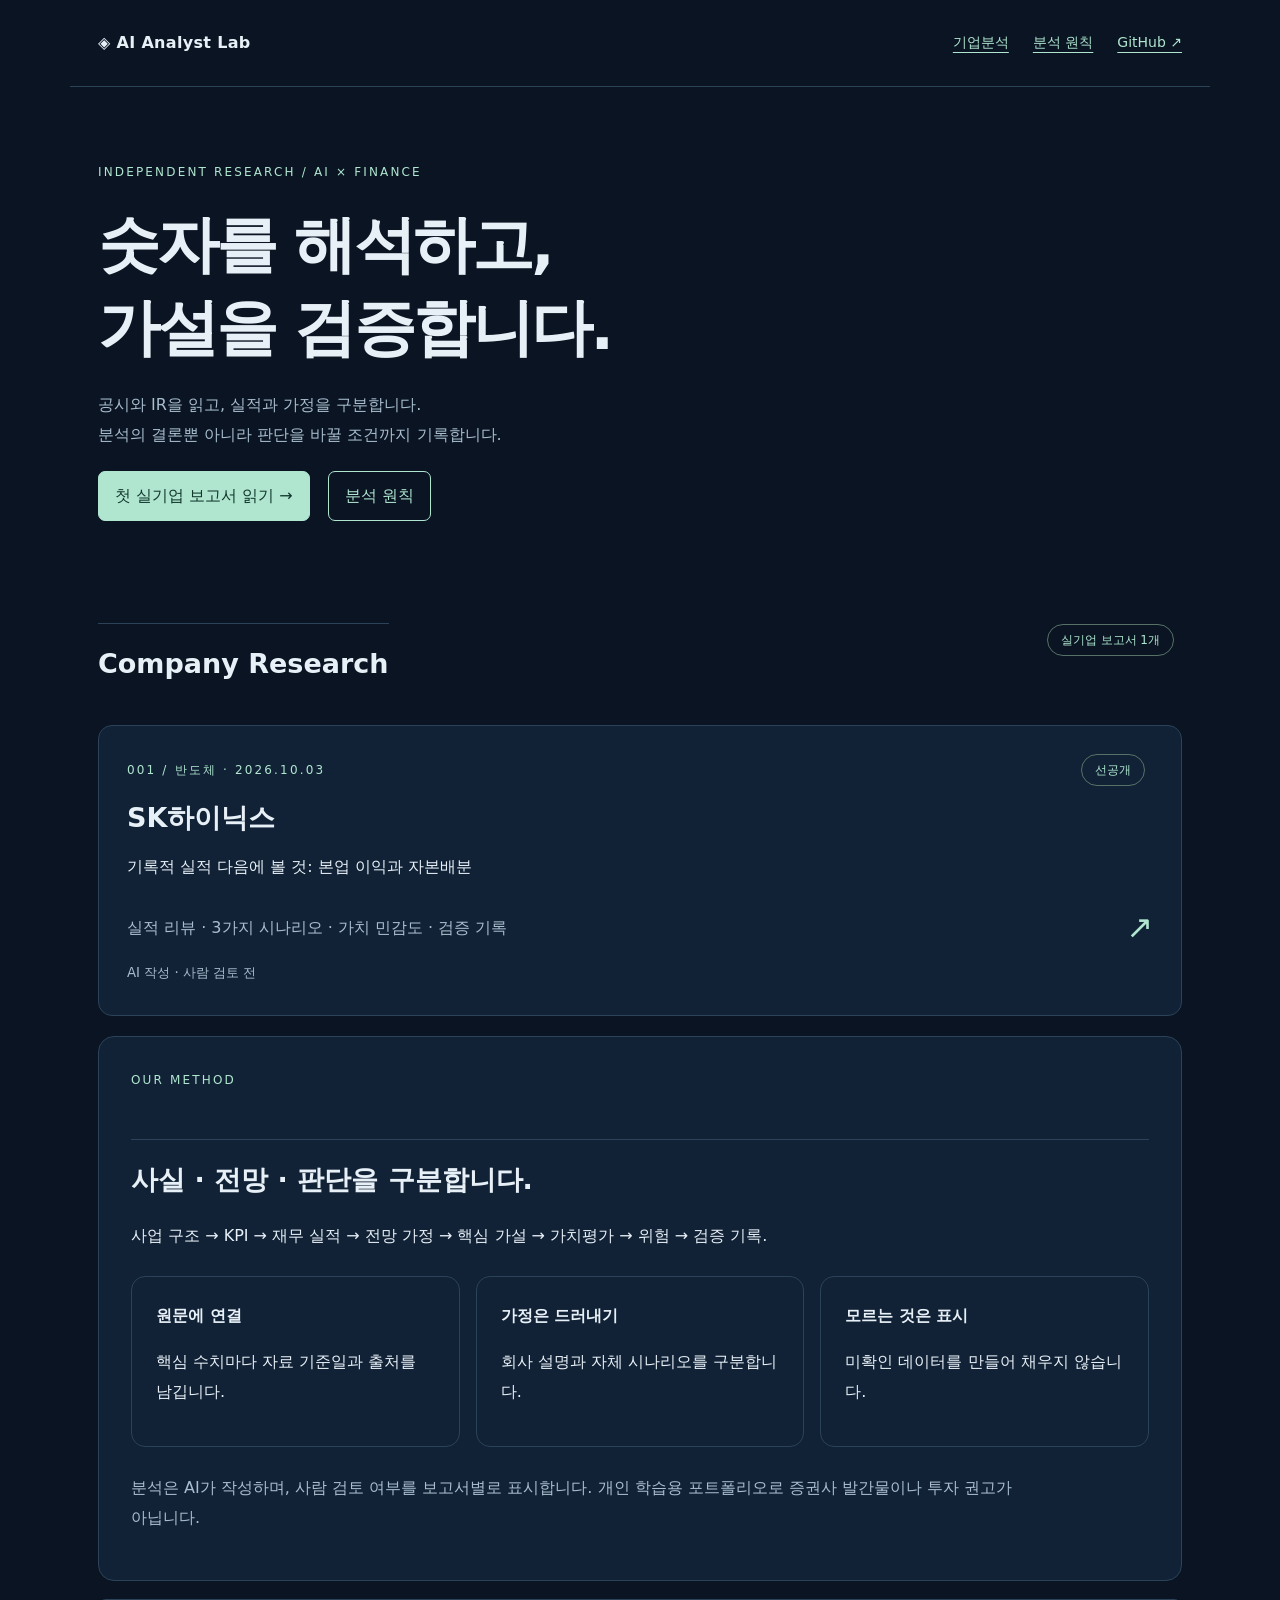
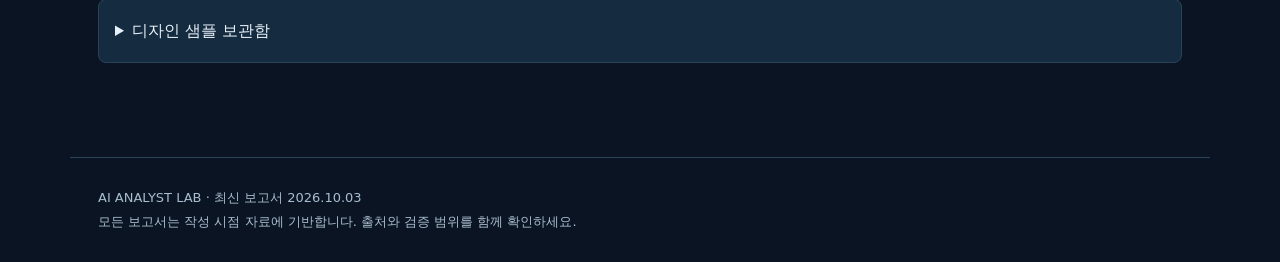
<file: index.html>
<!doctype html><html lang="ko"><head><meta charset="utf-8"><meta name="viewport" content="width=device-width,initial-scale=1"><meta name="description" content="공시에서 가설로, 가설에서 검증으로. AI Analyst Lab 기업분석 포트폴리오."><title>AI Analyst Lab — 기업분석 포트폴리오</title><link rel="stylesheet" href="assets/site.css"></head><body><a class="skip" href="#content">본문 바로가기</a><header><a class="brand" href="./">◈ AI Analyst Lab</a><nav><a href="#reports">기업분석</a><a href="#method">분석 원칙</a><a href="https://github.com/Wook321/ai-analyst-lab">GitHub ↗</a></nav></header><main id="content"><div class="hero"><div class="eyebrow">INDEPENDENT RESEARCH / AI × FINANCE</div><h1>숫자를 해석하고,<br>가설을 검증합니다.</h1><p class="muted">공시와 IR을 읽고, 실적과 가정을 구분합니다.<br>분석의 결론뿐 아니라 판단을 바꿀 조건까지 기록합니다.</p><div class="actions"><a class="button primary" href="reports/2026-10-03-sk-hynix.html">첫 실기업 보고서 읽기 →</a><a class="button" href="#method">분석 원칙</a></div></div><section id="reports"><div class="card-row"><h2>Company Research</h2><span class="tag">실기업 보고서 1개</span></div><a class="report-card" href="reports/2026-10-03-sk-hynix.html"><div class="card-row"><span class="eyebrow">001 / 반도체 · 2026.10.03</span><span class="tag">선공개</span></div><h2>SK하이닉스</h2><p>기록적 실적 다음에 볼 것: 본업 이익과 자본배분</p><div class="card-row"><span class="muted">실적 리뷰 · 3가지 시나리오 · 가치 민감도 · 검증 기록</span><span class="arrow">↗</span></div><small>AI 작성 · 사람 검토 전</small></a></section><section id="method" class="panel"><div class="eyebrow">OUR METHOD</div><h2>사실 · 전망 · 판단을 구분합니다.</h2><p>사업 구조 → KPI → 재무 실적 → 전망 가정 → 핵심 가설 → 가치평가 → 위험 → 검증 기록.</p><div class="stats"><div class="stat"><b>원문에 연결</b><p>핵심 수치마다 자료 기준일과 출처를 남깁니다.</p></div><div class="stat"><b>가정은 드러내기</b><p>회사 설명과 자체 시나리오를 구분합니다.</p></div><div class="stat"><b>모르는 것은 표시</b><p>미확인 데이터를 만들어 채우지 않습니다.</p></div></div><p class="muted">분석은 AI가 작성하며, 사람 검토 여부를 보고서별로 표시합니다. 개인 학습용 포트폴리오로 증권사 발간물이나 투자 권고가 아닙니다.</p></section><details><summary>디자인 샘플 보관함</summary><p>최초 비교용 가상 기업은 실제 기업분석과 분리해 보관합니다.</p><a href="samples/hanbit-cloud.html">한빛클라우드 — 가상 기업 샘플</a></details></main><footer>AI ANALYST LAB · 최신 보고서 2026.10.03<br>모든 보고서는 작성 시점 자료에 기반합니다. 출처와 검증 범위를 함께 확인하세요.</footer></body></html>
</file>
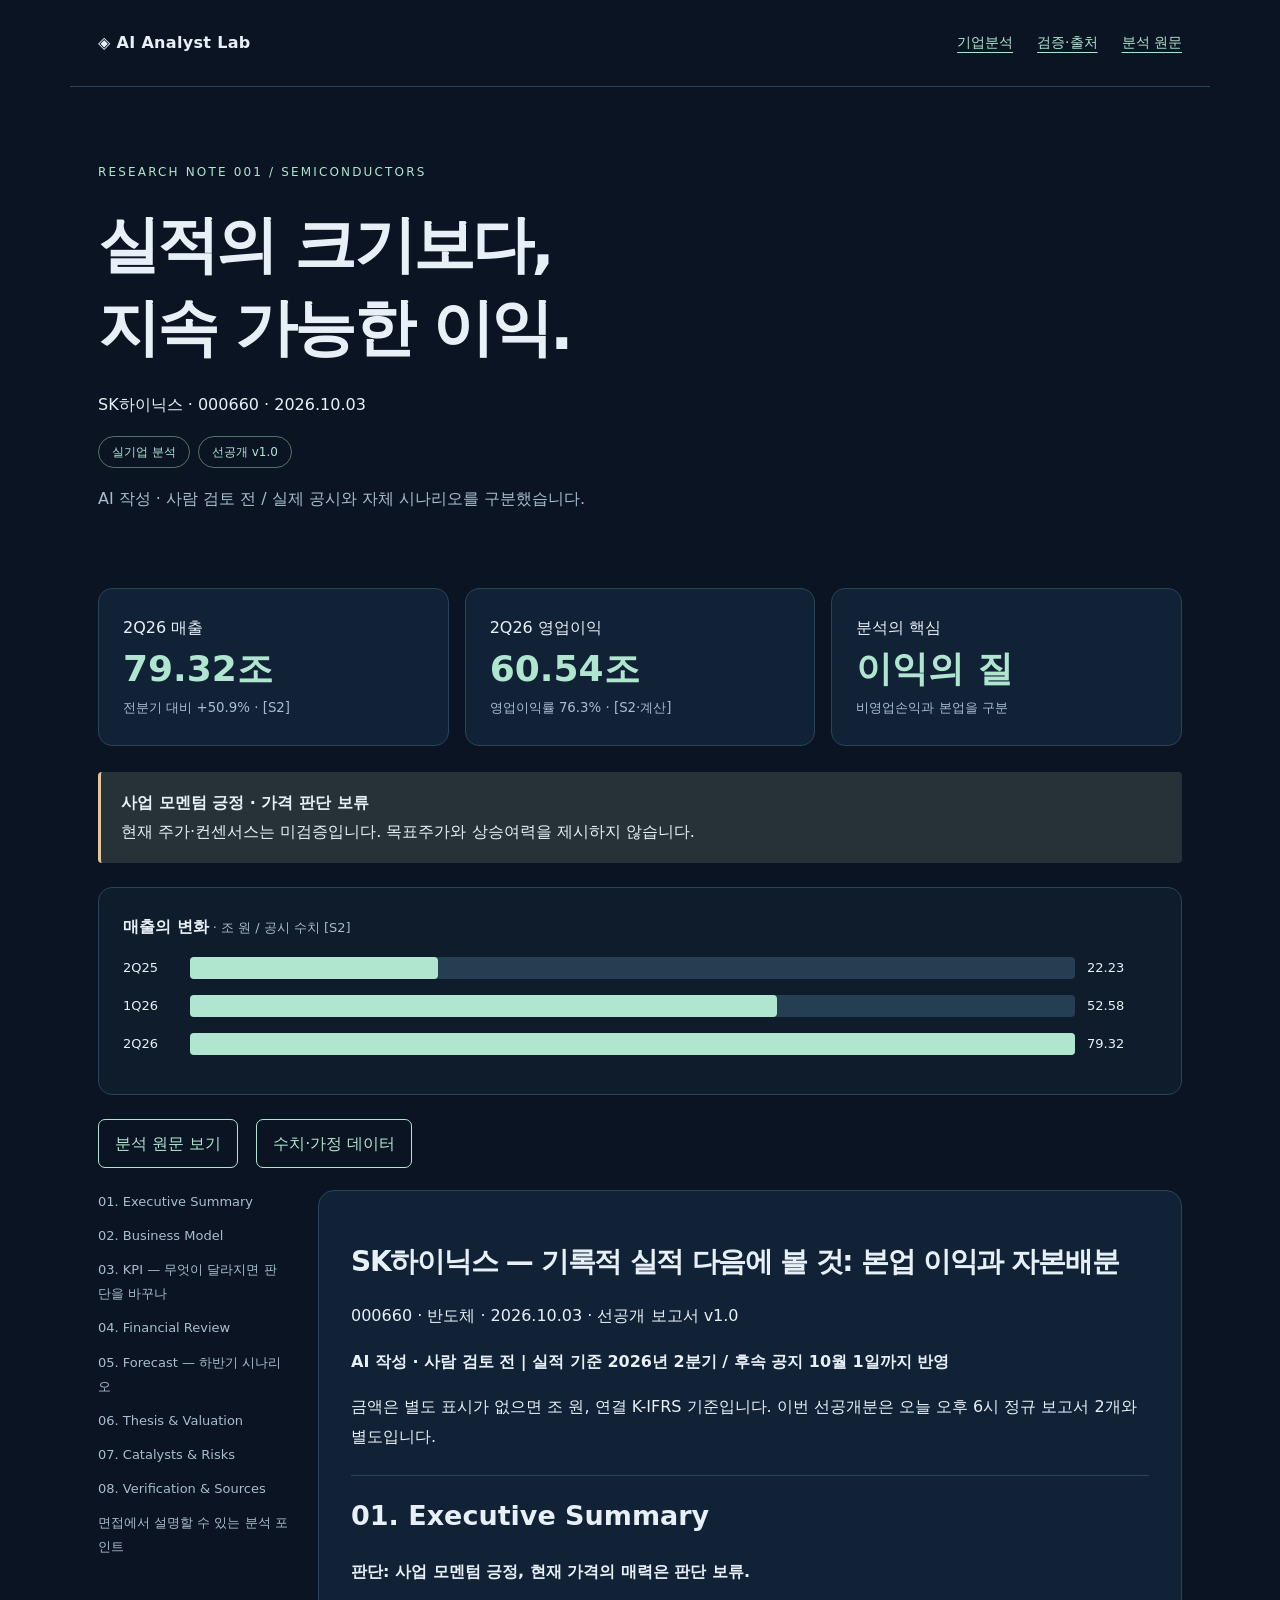
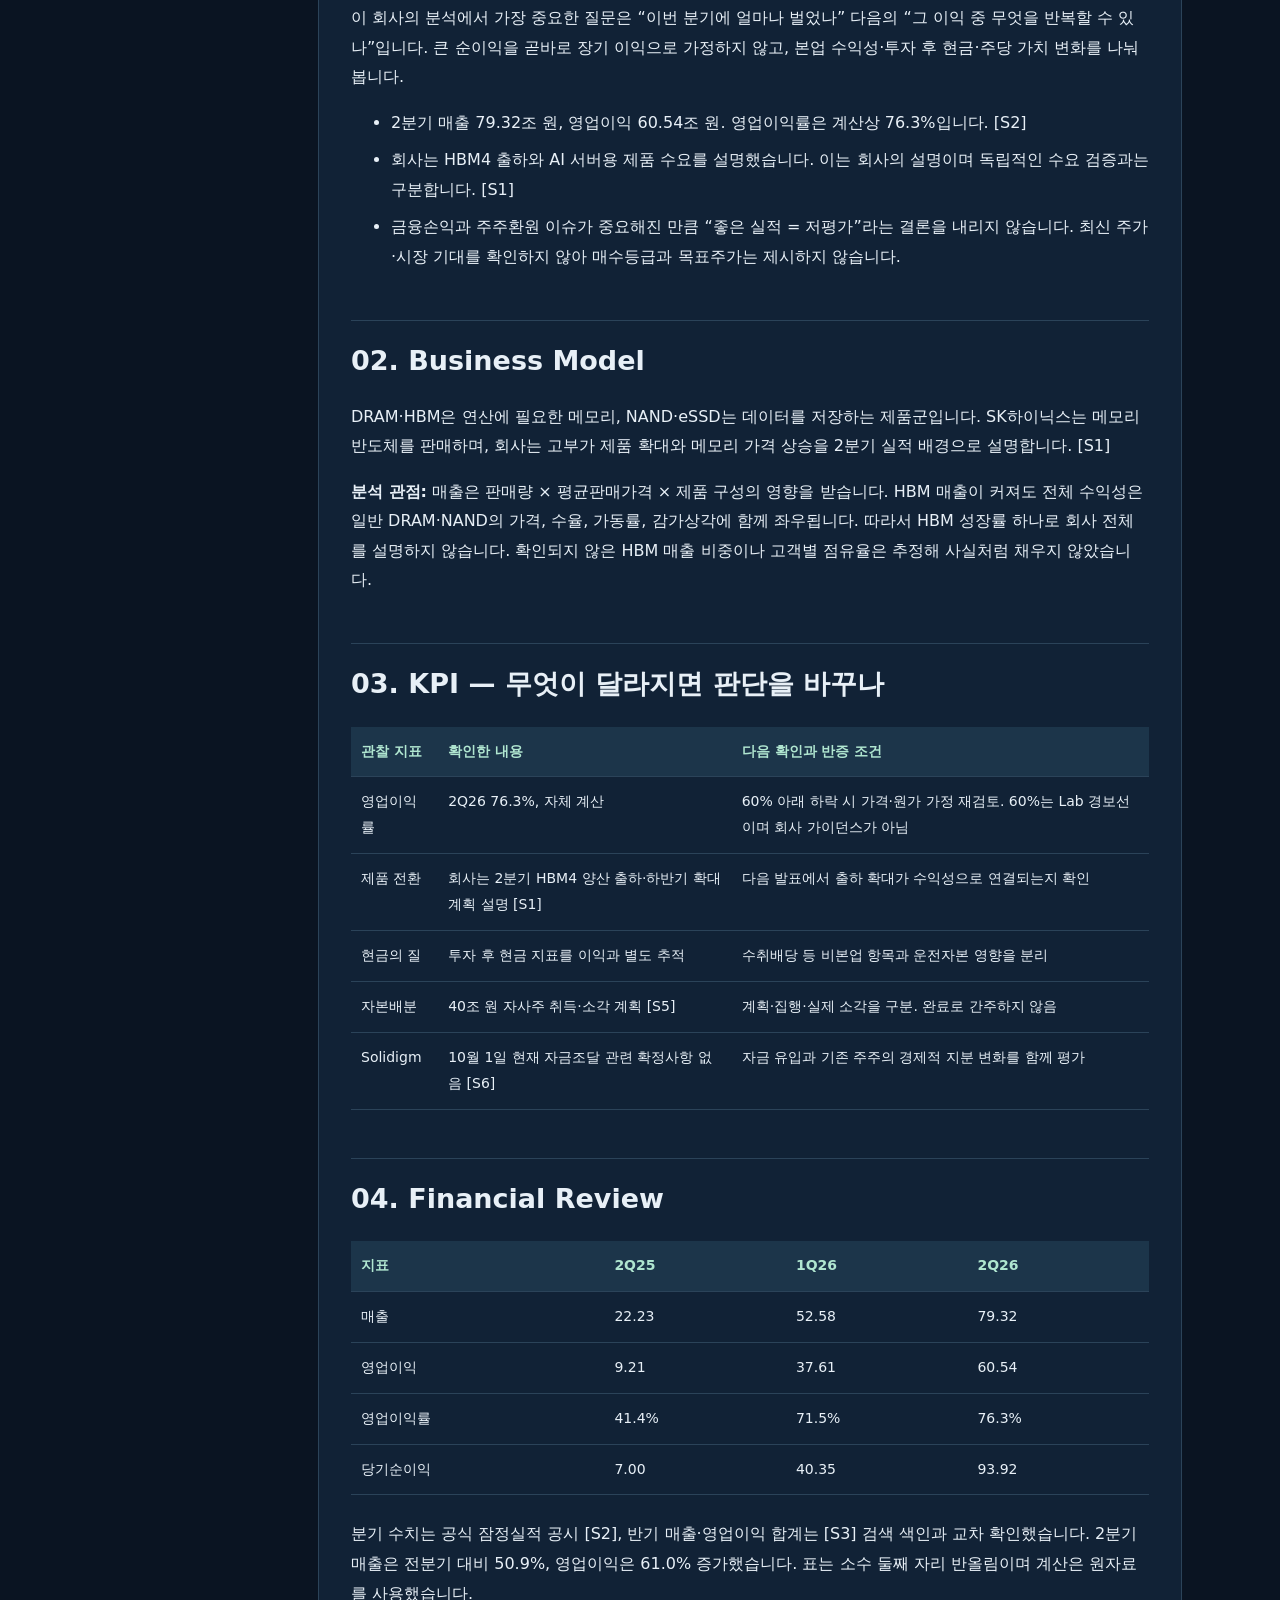
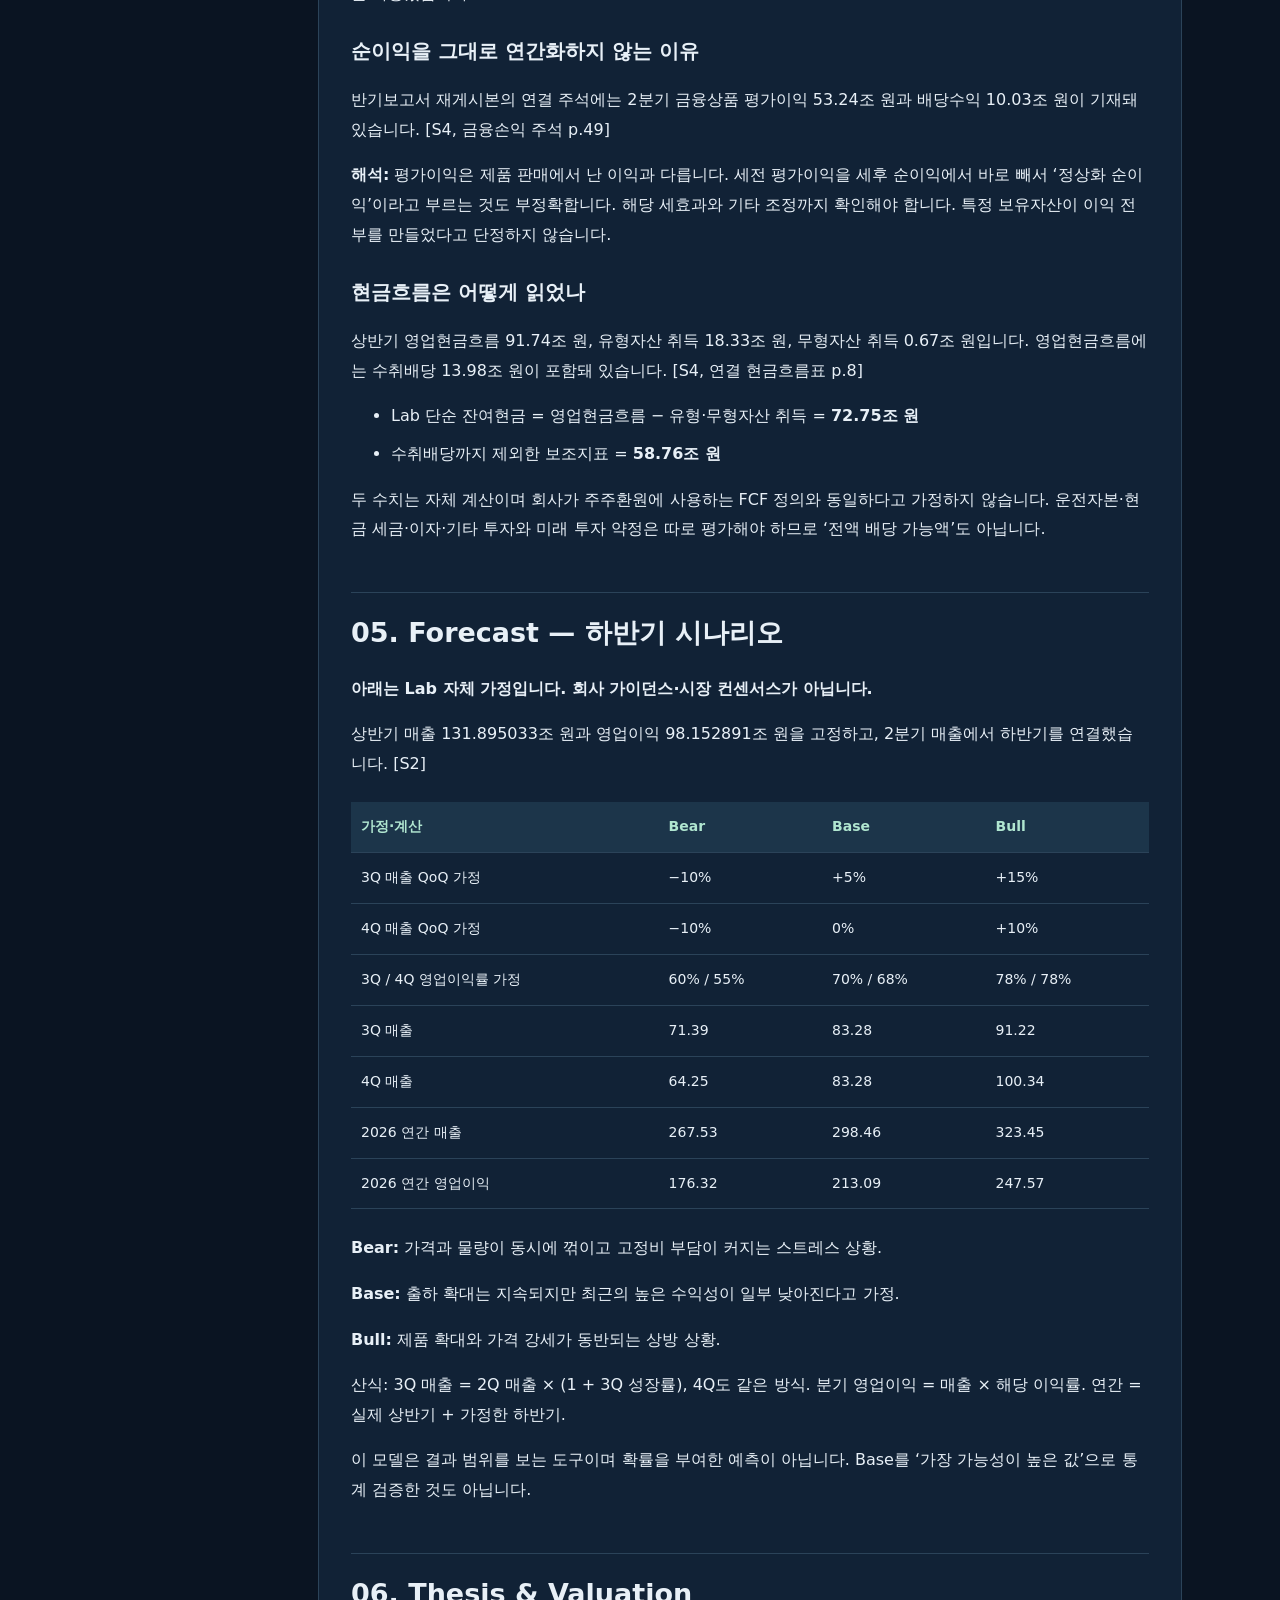
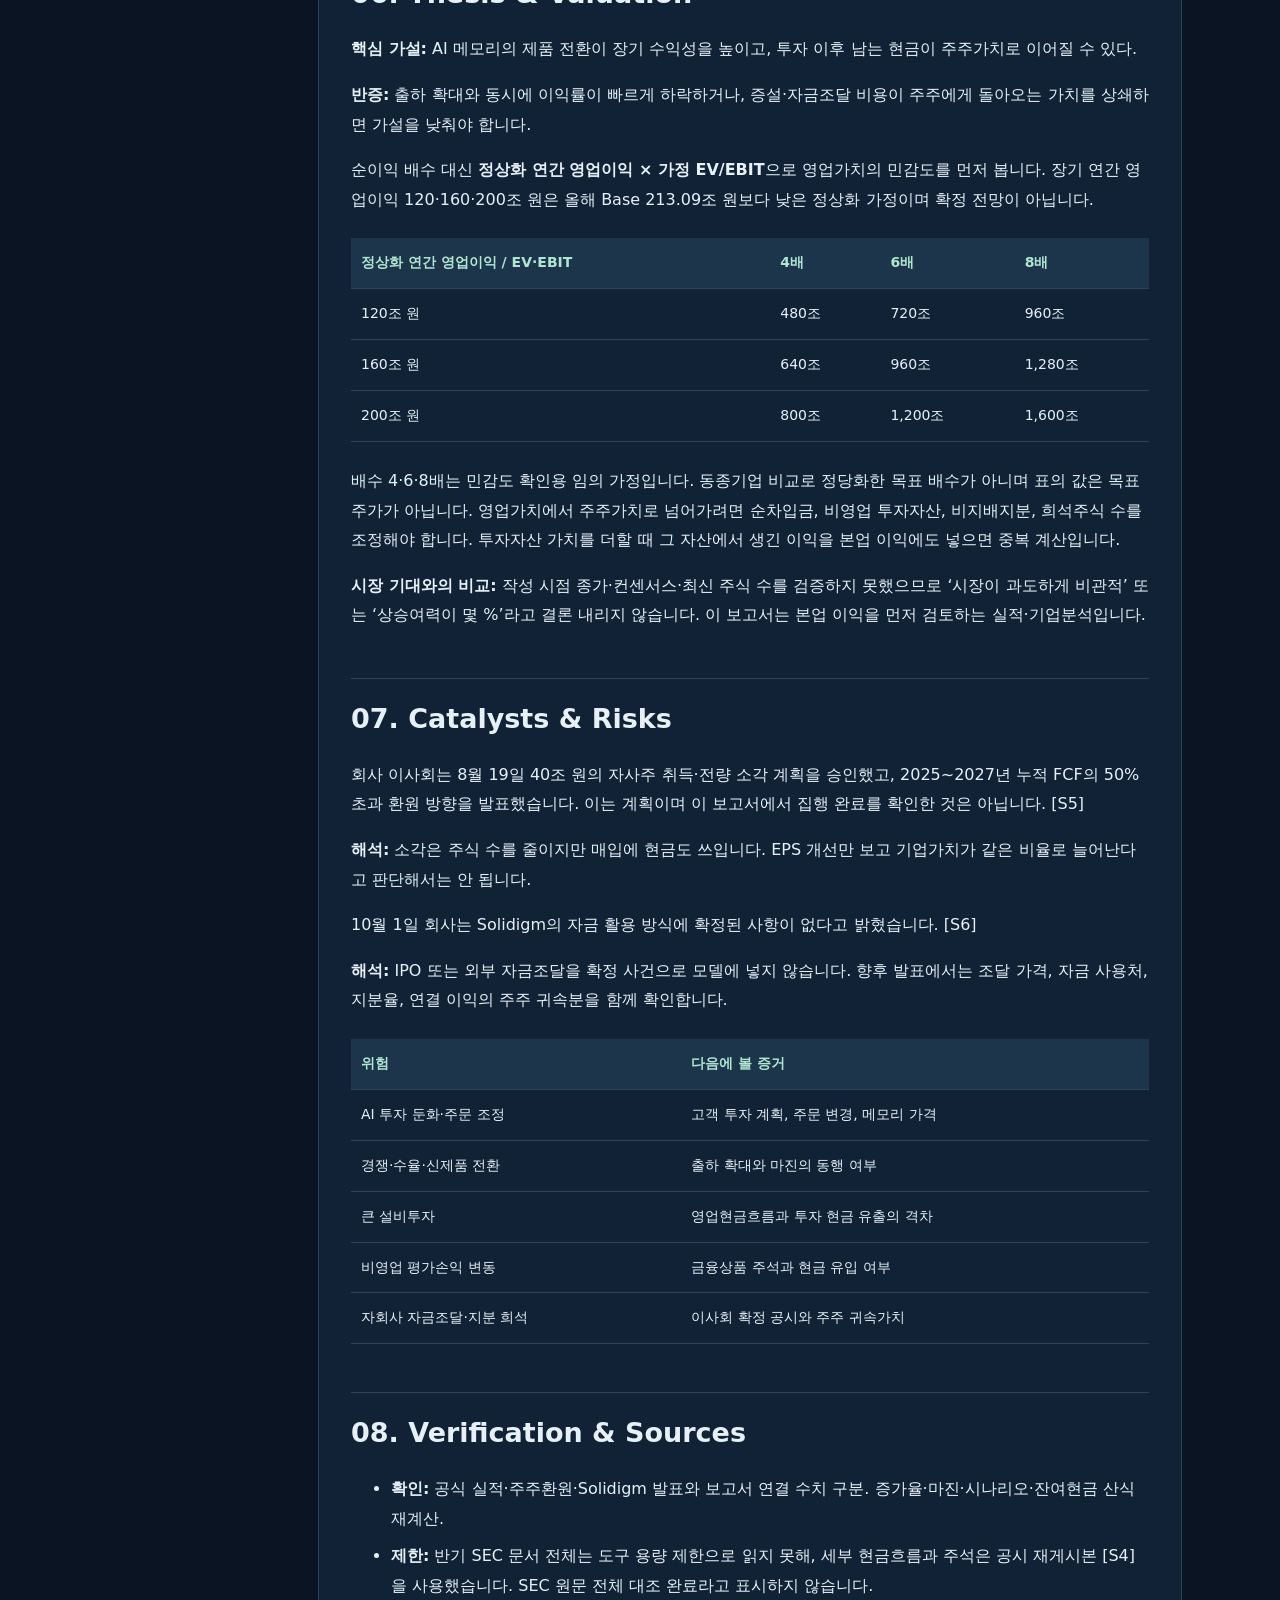
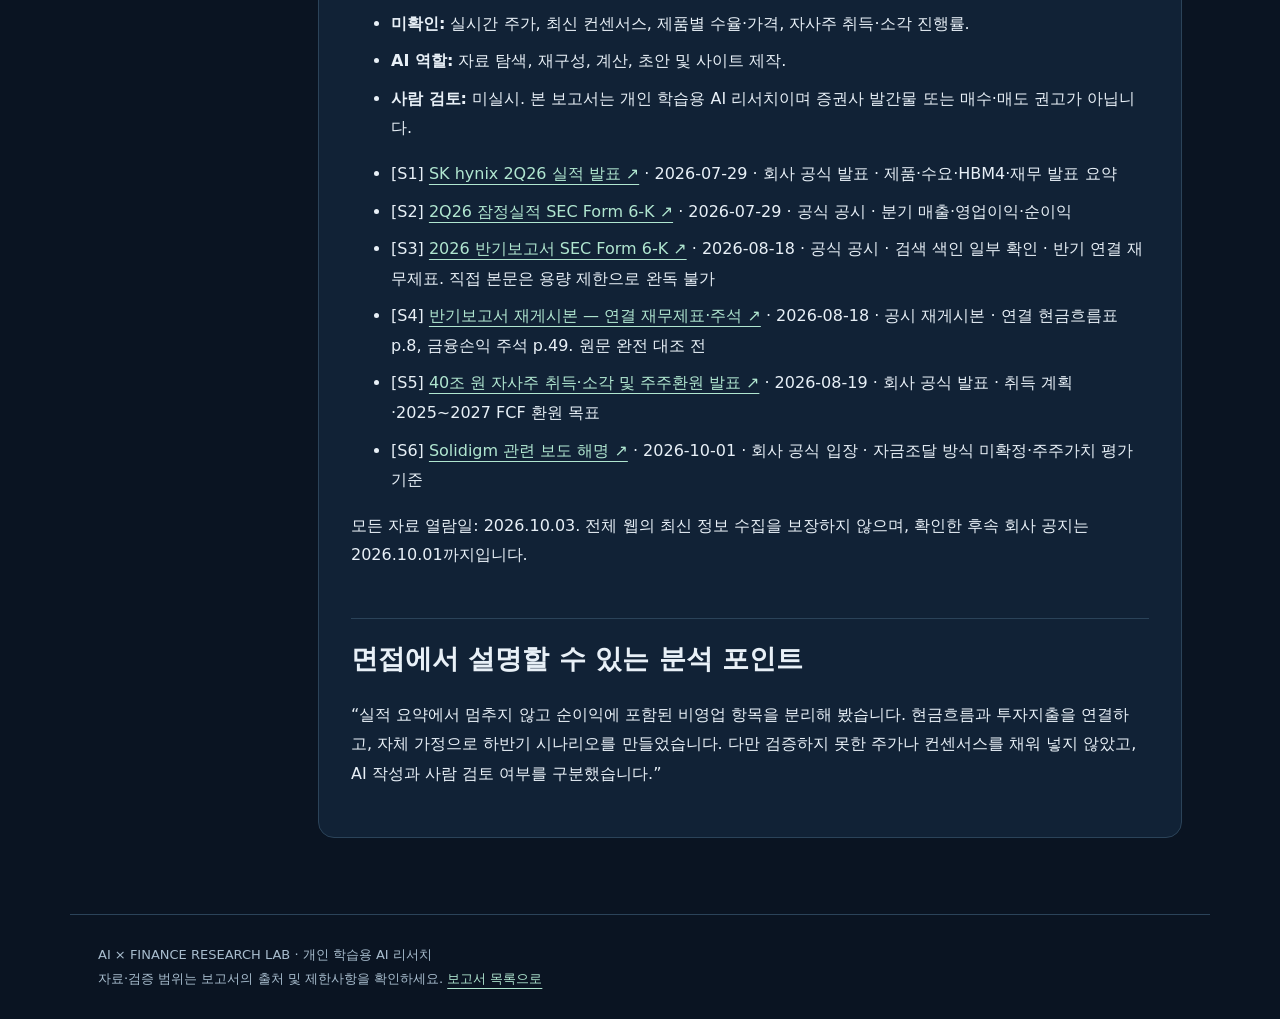
<file: reports/2026-10-03-sk-hynix.html>
<!doctype html><html lang="ko"><head><meta charset="utf-8"><meta name="viewport" content="width=device-width,initial-scale=1"><meta name="description" content="SK하이닉스 2026년 2분기 실적, 이익의 질, 현금흐름과 자본배분 분석. 공식 자료 기반 AI 리서치."><title>SK하이닉스 | AI Analyst Lab</title><link rel="stylesheet" href="../assets/site.css"></head><body><a class="skip" href="#content">본문 바로가기</a><header><a class="brand" href="../index.html">◈ AI Analyst Lab</a><nav><a href="../index.html#reports">기업분석</a><a href="#section-7">검증·출처</a><a href="2026-10-03-sk-hynix.md">분석 원문</a></nav></header><main id="content"><div class="hero"><div class="eyebrow">RESEARCH NOTE 001 / SEMICONDUCTORS</div><h1>실적의 크기보다,<br>지속 가능한 이익.</h1><p>SK하이닉스 · 000660 · 2026.10.03</p><span class="tag">실기업 분석</span><span class="tag">선공개 v1.0</span><p class="muted">AI 작성 · 사람 검토 전 / 실제 공시와 자체 시나리오를 구분했습니다.</p></div><div class="stats"><div class="stat">2Q26 매출<strong>79.32조</strong><small>전분기 대비 +50.9% · [S2]</small></div><div class="stat">2Q26 영업이익<strong>60.54조</strong><small>영업이익률 76.3% · [S2·계산]</small></div><div class="stat">분석의 핵심<strong>이익의 질</strong><small>비영업손익과 본업을 구분</small></div></div><aside class="notice"><strong>사업 모멘텀 긍정 · 가격 판단 보류</strong><br>현재 주가·컨센서스는 미검증입니다. 목표주가와 상승여력을 제시하지 않습니다.</aside><div class="chart" role="img" aria-label="분기 매출: 2025년 2분기 22.23조 원, 2026년 1분기 52.58조 원, 2026년 2분기 79.32조 원"><b>매출의 변화</b><span class="key"> · 조 원 / 공시 수치 [S2]</span><div class="chart-row"><span>2Q25</span><div class="track"><div class="fill" style="width:28.03%"></div></div><span>22.23</span></div><div class="chart-row"><span>1Q26</span><div class="track"><div class="fill" style="width:66.28%"></div></div><span>52.58</span></div><div class="chart-row"><span>2Q26</span><div class="track"><div class="fill" style="width:100.00%"></div></div><span>79.32</span></div></div><div class="actions"><a class="button" href="2026-10-03-sk-hynix.md">분석 원문 보기</a><a class="button" href="2026-10-03-sk-hynix.json">수치·가정 데이터</a></div><div class="layout"><aside class="toc" aria-label="보고서 목차"><a href="#section-0">01. Executive Summary</a><a href="#section-1">02. Business Model</a><a href="#section-2">03. KPI — 무엇이 달라지면 판단을 바꾸나</a><a href="#section-3">04. Financial Review</a><a href="#section-4">05. Forecast — 하반기 시나리오</a><a href="#section-5">06. Thesis &amp; Valuation</a><a href="#section-6">07. Catalysts &amp; Risks</a><a href="#section-7">08. Verification &amp; Sources</a><a href="#section-8">면접에서 설명할 수 있는 분석 포인트</a></aside><article><h1>SK하이닉스 — 기록적 실적 다음에 볼 것: 본업 이익과 자본배분</h1>
<p>000660 · 반도체 · 2026.10.03 · 선공개 보고서 v1.0</p>
<p><strong>AI 작성 · 사람 검토 전 | 실적 기준 2026년 2분기 / 후속 공지 10월 1일까지 반영</strong></p>
<p>금액은 별도 표시가 없으면 조 원, 연결 K-IFRS 기준입니다. 이번 선공개분은 오늘 오후 6시 정규 보고서 2개와 별도입니다.</p>
<h2 id="section-0">01. Executive Summary</h2>
<p><strong>판단: 사업 모멘텀 긍정, 현재 가격의 매력은 판단 보류.</strong></p>
<p>이 회사의 분석에서 가장 중요한 질문은 “이번 분기에 얼마나 벌었나” 다음의 “그 이익 중 무엇을 반복할 수 있나”입니다. 큰 순이익을 곧바로 장기 이익으로 가정하지 않고, 본업 수익성·투자 후 현금·주당 가치 변화를 나눠 봅니다.</p>
<ul>
<li>2분기 매출 79.32조 원, 영업이익 60.54조 원. 영업이익률은 계산상 76.3%입니다. [S2]</li>
<li>회사는 HBM4 출하와 AI 서버용 제품 수요를 설명했습니다. 이는 회사의 설명이며 독립적인 수요 검증과는 구분합니다. [S1]</li>
<li>금융손익과 주주환원 이슈가 중요해진 만큼 “좋은 실적 = 저평가”라는 결론을 내리지 않습니다. 최신 주가·시장 기대를 확인하지 않아 매수등급과 목표주가는 제시하지 않습니다.</li>
</ul>
<h2 id="section-1">02. Business Model</h2>
<p>DRAM·HBM은 연산에 필요한 메모리, NAND·eSSD는 데이터를 저장하는 제품군입니다. SK하이닉스는 메모리 반도체를 판매하며, 회사는 고부가 제품 확대와 메모리 가격 상승을 2분기 실적 배경으로 설명합니다. [S1]</p>
<p><strong>분석 관점:</strong> 매출은 판매량 × 평균판매가격 × 제품 구성의 영향을 받습니다. HBM 매출이 커져도 전체 수익성은 일반 DRAM·NAND의 가격, 수율, 가동률, 감가상각에 함께 좌우됩니다. 따라서 HBM 성장률 하나로 회사 전체를 설명하지 않습니다. 확인되지 않은 HBM 매출 비중이나 고객별 점유율은 추정해 사실처럼 채우지 않았습니다.</p>
<h2 id="section-2">03. KPI — 무엇이 달라지면 판단을 바꾸나</h2>
<div class="table-wrap"><table><thead><tr><th scope="col">관찰 지표</th><th scope="col">확인한 내용</th><th scope="col">다음 확인과 반증 조건</th></tr></thead><tbody><tr><td>영업이익률</td><td>2Q26 76.3%, 자체 계산</td><td>60% 아래 하락 시 가격·원가 가정 재검토. 60%는 Lab 경보선이며 회사 가이던스가 아님</td></tr><tr><td>제품 전환</td><td>회사는 2분기 HBM4 양산 출하·하반기 확대 계획 설명 [S1]</td><td>다음 발표에서 출하 확대가 수익성으로 연결되는지 확인</td></tr><tr><td>현금의 질</td><td>투자 후 현금 지표를 이익과 별도 추적</td><td>수취배당 등 비본업 항목과 운전자본 영향을 분리</td></tr><tr><td>자본배분</td><td>40조 원 자사주 취득·소각 계획 [S5]</td><td>계획·집행·실제 소각을 구분. 완료로 간주하지 않음</td></tr><tr><td>Solidigm</td><td>10월 1일 현재 자금조달 관련 확정사항 없음 [S6]</td><td>자금 유입과 기존 주주의 경제적 지분 변화를 함께 평가</td></tr></tbody></table></div>
<h2 id="section-3">04. Financial Review</h2>
<div class="table-wrap"><table><thead><tr><th scope="col">지표</th><th scope="col">2Q25</th><th scope="col">1Q26</th><th scope="col">2Q26</th></tr></thead><tbody><tr><td>매출</td><td>22.23</td><td>52.58</td><td>79.32</td></tr><tr><td>영업이익</td><td>9.21</td><td>37.61</td><td>60.54</td></tr><tr><td>영업이익률</td><td>41.4%</td><td>71.5%</td><td>76.3%</td></tr><tr><td>당기순이익</td><td>7.00</td><td>40.35</td><td>93.92</td></tr></tbody></table></div>
<p>분기 수치는 공식 잠정실적 공시 [S2], 반기 매출·영업이익 합계는 [S3] 검색 색인과 교차 확인했습니다. 2분기 매출은 전분기 대비 50.9%, 영업이익은 61.0% 증가했습니다. 표는 소수 둘째 자리 반올림이며 계산은 원자료를 사용했습니다.</p>
<h3>순이익을 그대로 연간화하지 않는 이유</h3>
<p>반기보고서 재게시본의 연결 주석에는 2분기 금융상품 평가이익 53.24조 원과 배당수익 10.03조 원이 기재돼 있습니다. [S4, 금융손익 주석 p.49]</p>
<p><strong>해석:</strong> 평가이익은 제품 판매에서 난 이익과 다릅니다. 세전 평가이익을 세후 순이익에서 바로 빼서 ‘정상화 순이익’이라고 부르는 것도 부정확합니다. 해당 세효과와 기타 조정까지 확인해야 합니다. 특정 보유자산이 이익 전부를 만들었다고 단정하지 않습니다.</p>
<h3>현금흐름은 어떻게 읽었나</h3>
<p>상반기 영업현금흐름 91.74조 원, 유형자산 취득 18.33조 원, 무형자산 취득 0.67조 원입니다. 영업현금흐름에는 수취배당 13.98조 원이 포함돼 있습니다. [S4, 연결 현금흐름표 p.8]</p>
<ul>
<li>Lab 단순 잔여현금 = 영업현금흐름 − 유형·무형자산 취득 = <strong>72.75조 원</strong></li>
<li>수취배당까지 제외한 보조지표 = <strong>58.76조 원</strong></li>
</ul>
<p>두 수치는 자체 계산이며 회사가 주주환원에 사용하는 FCF 정의와 동일하다고 가정하지 않습니다. 운전자본·현금 세금·이자·기타 투자와 미래 투자 약정은 따로 평가해야 하므로 ‘전액 배당 가능액’도 아닙니다.</p>
<h2 id="section-4">05. Forecast — 하반기 시나리오</h2>
<p><strong>아래는 Lab 자체 가정입니다. 회사 가이던스·시장 컨센서스가 아닙니다.</strong></p>
<p>상반기 매출 131.895033조 원과 영업이익 98.152891조 원을 고정하고, 2분기 매출에서 하반기를 연결했습니다. [S2]</p>
<div class="table-wrap"><table><thead><tr><th scope="col">가정·계산</th><th scope="col">Bear</th><th scope="col">Base</th><th scope="col">Bull</th></tr></thead><tbody><tr><td>3Q 매출 QoQ 가정</td><td>−10%</td><td>+5%</td><td>+15%</td></tr><tr><td>4Q 매출 QoQ 가정</td><td>−10%</td><td>0%</td><td>+10%</td></tr><tr><td>3Q / 4Q 영업이익률 가정</td><td>60% / 55%</td><td>70% / 68%</td><td>78% / 78%</td></tr><tr><td>3Q 매출</td><td>71.39</td><td>83.28</td><td>91.22</td></tr><tr><td>4Q 매출</td><td>64.25</td><td>83.28</td><td>100.34</td></tr><tr><td>2026 연간 매출</td><td>267.53</td><td>298.46</td><td>323.45</td></tr><tr><td>2026 연간 영업이익</td><td>176.32</td><td>213.09</td><td>247.57</td></tr></tbody></table></div>
<p><strong>Bear:</strong> 가격과 물량이 동시에 꺾이고 고정비 부담이 커지는 스트레스 상황.</p>
<p><strong>Base:</strong> 출하 확대는 지속되지만 최근의 높은 수익성이 일부 낮아진다고 가정.</p>
<p><strong>Bull:</strong> 제품 확대와 가격 강세가 동반되는 상방 상황.</p>
<p>산식: 3Q 매출 = 2Q 매출 × (1 + 3Q 성장률), 4Q도 같은 방식. 분기 영업이익 = 매출 × 해당 이익률. 연간 = 실제 상반기 + 가정한 하반기.</p>
<p>이 모델은 결과 범위를 보는 도구이며 확률을 부여한 예측이 아닙니다. Base를 ‘가장 가능성이 높은 값’으로 통계 검증한 것도 아닙니다.</p>
<h2 id="section-5">06. Thesis &amp; Valuation</h2>
<p><strong>핵심 가설:</strong> AI 메모리의 제품 전환이 장기 수익성을 높이고, 투자 이후 남는 현금이 주주가치로 이어질 수 있다.</p>
<p><strong>반증:</strong> 출하 확대와 동시에 이익률이 빠르게 하락하거나, 증설·자금조달 비용이 주주에게 돌아오는 가치를 상쇄하면 가설을 낮춰야 합니다.</p>
<p>순이익 배수 대신 <strong>정상화 연간 영업이익 × 가정 EV/EBIT</strong>으로 영업가치의 민감도를 먼저 봅니다. 장기 연간 영업이익 120·160·200조 원은 올해 Base 213.09조 원보다 낮은 정상화 가정이며 확정 전망이 아닙니다.</p>
<div class="table-wrap"><table><thead><tr><th scope="col">정상화 연간 영업이익 / EV·EBIT</th><th scope="col">4배</th><th scope="col">6배</th><th scope="col">8배</th></tr></thead><tbody><tr><td>120조 원</td><td>480조</td><td>720조</td><td>960조</td></tr><tr><td>160조 원</td><td>640조</td><td>960조</td><td>1,280조</td></tr><tr><td>200조 원</td><td>800조</td><td>1,200조</td><td>1,600조</td></tr></tbody></table></div>
<p>배수 4·6·8배는 민감도 확인용 임의 가정입니다. 동종기업 비교로 정당화한 목표 배수가 아니며 표의 값은 목표주가가 아닙니다. 영업가치에서 주주가치로 넘어가려면 순차입금, 비영업 투자자산, 비지배지분, 희석주식 수를 조정해야 합니다. 투자자산 가치를 더할 때 그 자산에서 생긴 이익을 본업 이익에도 넣으면 중복 계산입니다.</p>
<p><strong>시장 기대와의 비교:</strong> 작성 시점 종가·컨센서스·최신 주식 수를 검증하지 못했으므로 ‘시장이 과도하게 비관적’ 또는 ‘상승여력이 몇 %’라고 결론 내리지 않습니다. 이 보고서는 본업 이익을 먼저 검토하는 실적·기업분석입니다.</p>
<h2 id="section-6">07. Catalysts &amp; Risks</h2>
<p>회사 이사회는 8월 19일 40조 원의 자사주 취득·전량 소각 계획을 승인했고, 2025~2027년 누적 FCF의 50% 초과 환원 방향을 발표했습니다. 이는 계획이며 이 보고서에서 집행 완료를 확인한 것은 아닙니다. [S5]</p>
<p><strong>해석:</strong> 소각은 주식 수를 줄이지만 매입에 현금도 쓰입니다. EPS 개선만 보고 기업가치가 같은 비율로 늘어난다고 판단해서는 안 됩니다.</p>
<p>10월 1일 회사는 Solidigm의 자금 활용 방식에 확정된 사항이 없다고 밝혔습니다. [S6]</p>
<p><strong>해석:</strong> IPO 또는 외부 자금조달을 확정 사건으로 모델에 넣지 않습니다. 향후 발표에서는 조달 가격, 자금 사용처, 지분율, 연결 이익의 주주 귀속분을 함께 확인합니다.</p>
<div class="table-wrap"><table><thead><tr><th scope="col">위험</th><th scope="col">다음에 볼 증거</th></tr></thead><tbody><tr><td>AI 투자 둔화·주문 조정</td><td>고객 투자 계획, 주문 변경, 메모리 가격</td></tr><tr><td>경쟁·수율·신제품 전환</td><td>출하 확대와 마진의 동행 여부</td></tr><tr><td>큰 설비투자</td><td>영업현금흐름과 투자 현금 유출의 격차</td></tr><tr><td>비영업 평가손익 변동</td><td>금융상품 주석과 현금 유입 여부</td></tr><tr><td>자회사 자금조달·지분 희석</td><td>이사회 확정 공시와 주주 귀속가치</td></tr></tbody></table></div>
<h2 id="section-7">08. Verification &amp; Sources</h2>
<ul>
<li><strong>확인:</strong> 공식 실적·주주환원·Solidigm 발표와 보고서 연결 수치 구분. 증가율·마진·시나리오·잔여현금 산식 재계산.</li>
<li><strong>제한:</strong> 반기 SEC 문서 전체는 도구 용량 제한으로 읽지 못해, 세부 현금흐름과 주석은 공시 재게시본 [S4]을 사용했습니다. SEC 원문 전체 대조 완료라고 표시하지 않습니다.</li>
<li><strong>미확인:</strong> 실시간 주가, 최신 컨센서스, 제품별 수율·가격, 자사주 취득·소각 진행률.</li>
<li><strong>AI 역할:</strong> 자료 탐색, 재구성, 계산, 초안 및 사이트 제작.</li>
<li><strong>사람 검토:</strong> 미실시. 본 보고서는 개인 학습용 AI 리서치이며 증권사 발간물 또는 매수·매도 권고가 아닙니다.</li>
</ul>
<ul>
<li>[S1] <a href="https://news.skhynix.com/en/q2-2026-business-results/" target="_blank" rel="noopener noreferrer">SK hynix 2Q26 실적 발표 ↗</a> · 2026-07-29 · 회사 공식 발표 · 제품·수요·HBM4·재무 발표 요약</li>
<li>[S2] <a href="https://www.sec.gov/Archives/edgar/data/2120882/000119312526321989/d115239d6k.htm" target="_blank" rel="noopener noreferrer">2Q26 잠정실적 SEC Form 6-K ↗</a> · 2026-07-29 · 공식 공시 · 분기 매출·영업이익·순이익</li>
<li>[S3] <a href="https://www.sec.gov/Archives/edgar/data/2120882/000119312526354777/d147827d6k.htm" target="_blank" rel="noopener noreferrer">2026 반기보고서 SEC Form 6-K ↗</a> · 2026-08-18 · 공식 공시 · 검색 색인 일부 확인 · 반기 연결 재무제표. 직접 본문은 용량 제한으로 완독 불가</li>
<li>[S4] <a href="https://financialfilings.com/filings/sk-hynix-inc/interim-quarterly-report/2026/56530973/" target="_blank" rel="noopener noreferrer">반기보고서 재게시본 — 연결 재무제표·주석 ↗</a> · 2026-08-18 · 공시 재게시본 · 연결 현금흐름표 p.8, 금융손익 주석 p.49. 원문 완전 대조 전</li>
<li>[S5] <a href="https://news.skhynix.com/en/share-buyback-and-retirement/" target="_blank" rel="noopener noreferrer">40조 원 자사주 취득·소각 및 주주환원 발표 ↗</a> · 2026-08-19 · 회사 공식 발표 · 취득 계획·2025~2027 FCF 환원 목표</li>
<li>[S6] <a href="https://news.skhynix.com/en/fact-11/" target="_blank" rel="noopener noreferrer">Solidigm 관련 보도 해명 ↗</a> · 2026-10-01 · 회사 공식 입장 · 자금조달 방식 미확정·주주가치 평가 기준</li>
</ul>
<p>모든 자료 열람일: 2026.10.03. 전체 웹의 최신 정보 수집을 보장하지 않으며, 확인한 후속 회사 공지는 2026.10.01까지입니다.</p>
<h2 id="section-8">면접에서 설명할 수 있는 분석 포인트</h2>
<p>“실적 요약에서 멈추지 않고 순이익에 포함된 비영업 항목을 분리해 봤습니다. 현금흐름과 투자지출을 연결하고, 자체 가정으로 하반기 시나리오를 만들었습니다. 다만 검증하지 못한 주가나 컨센서스를 채워 넣지 않았고, AI 작성과 사람 검토 여부를 구분했습니다.”</p></article></div></main><footer>AI × FINANCE RESEARCH LAB · 개인 학습용 AI 리서치<br>자료·검증 범위는 보고서의 출처 및 제한사항을 확인하세요. <a href="../index.html">보고서 목록으로</a></footer></body></html>
</file>
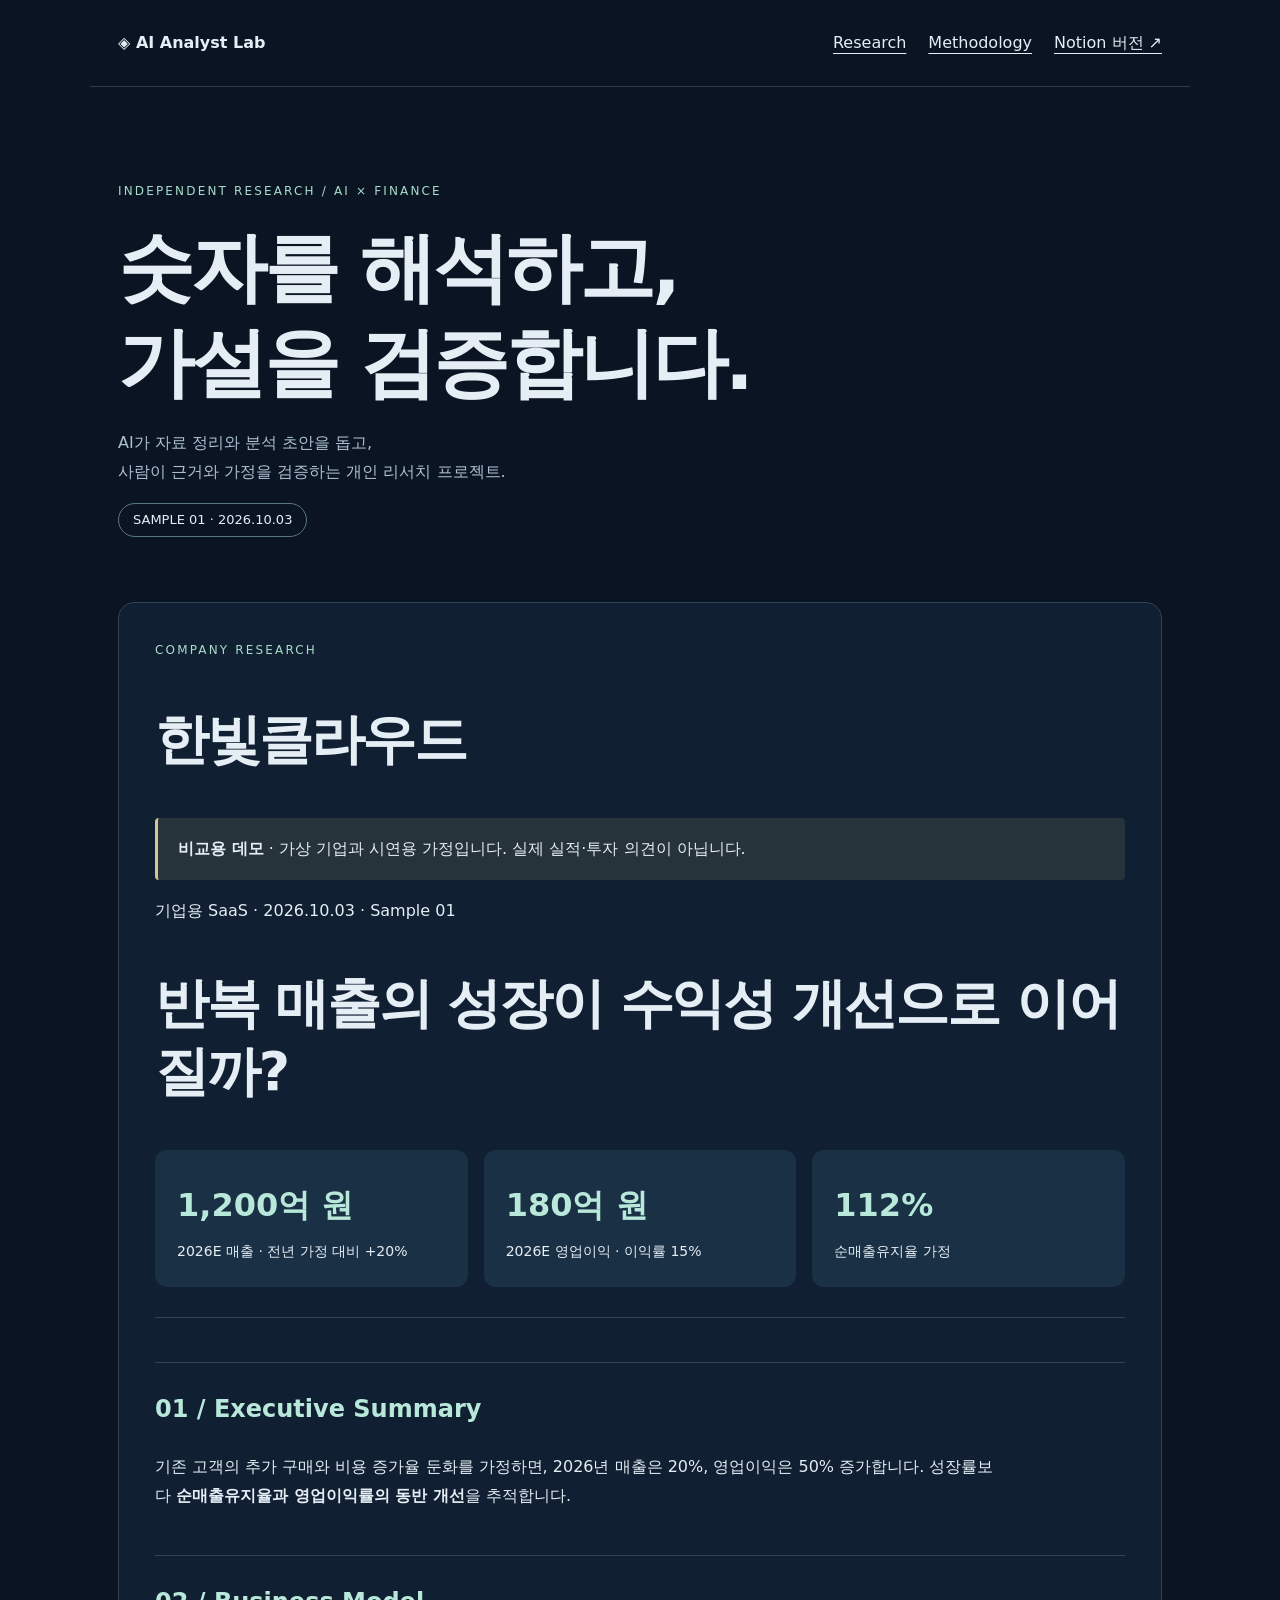
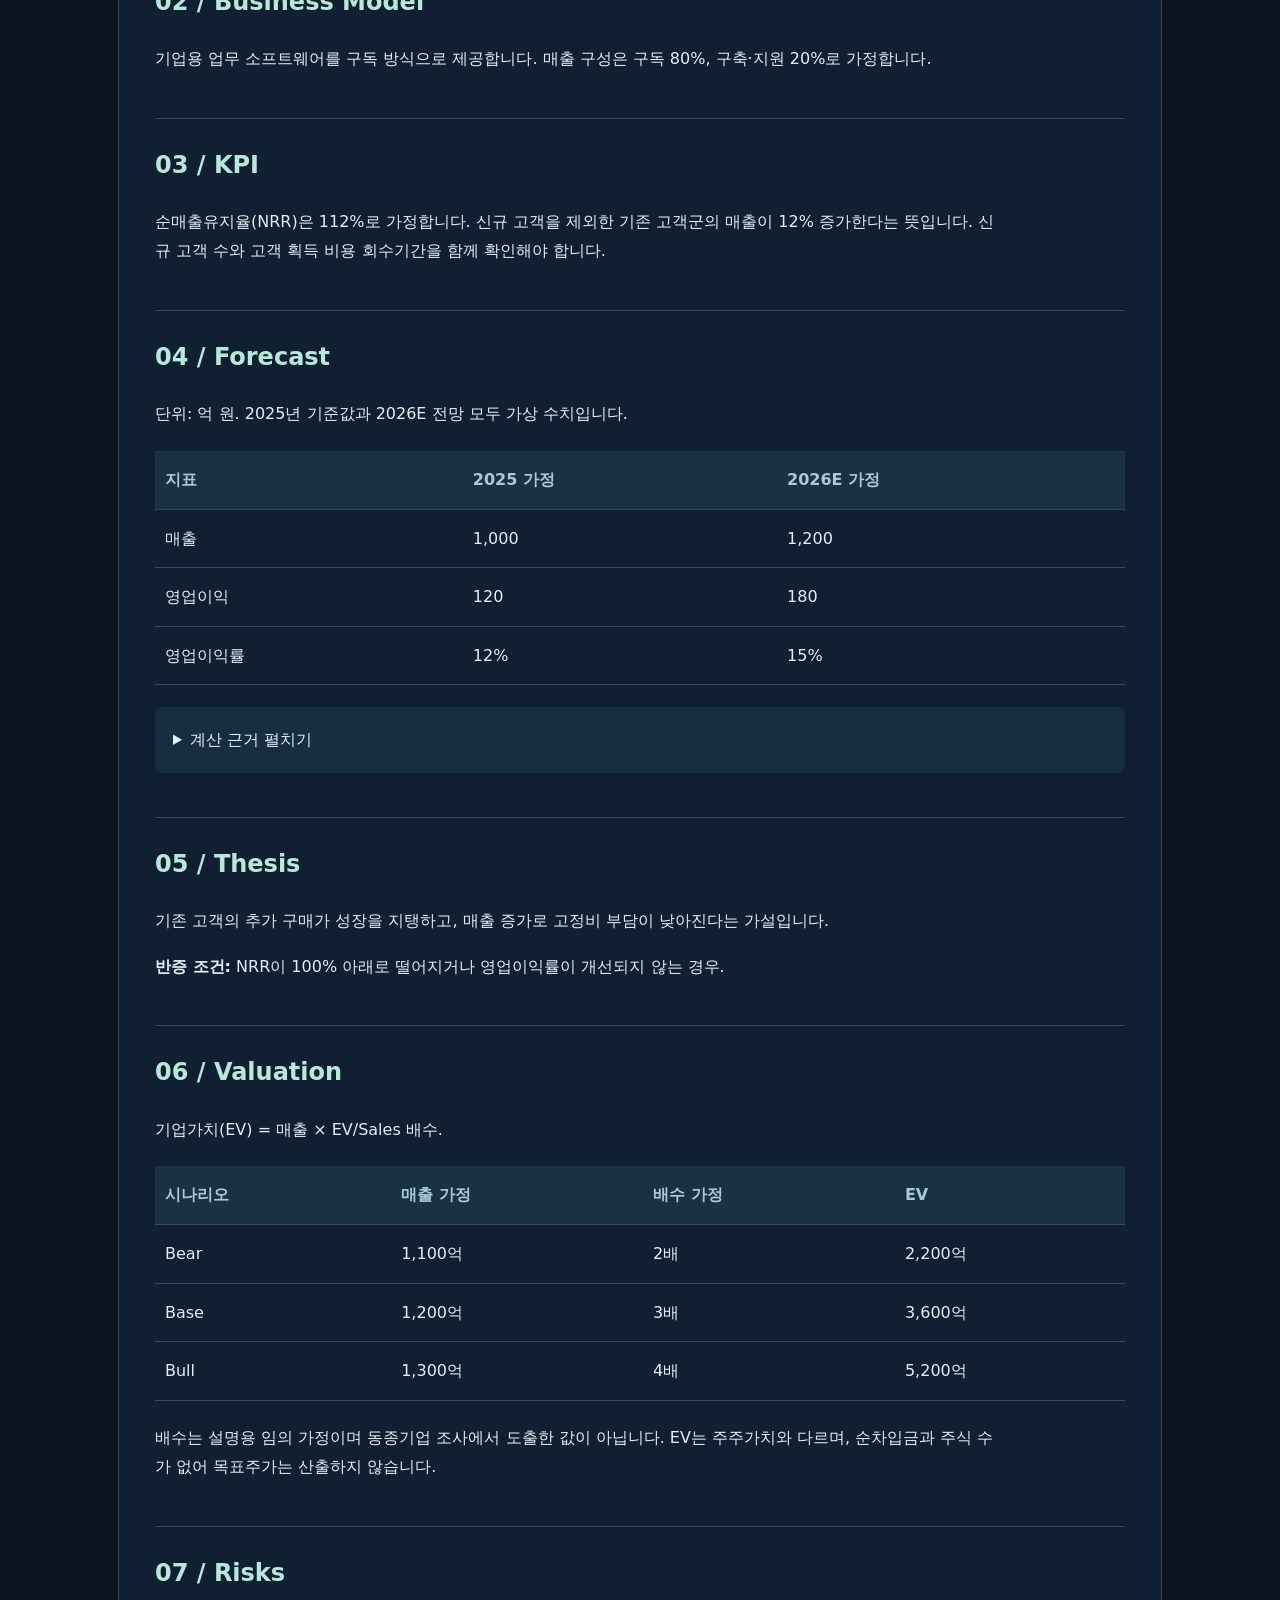
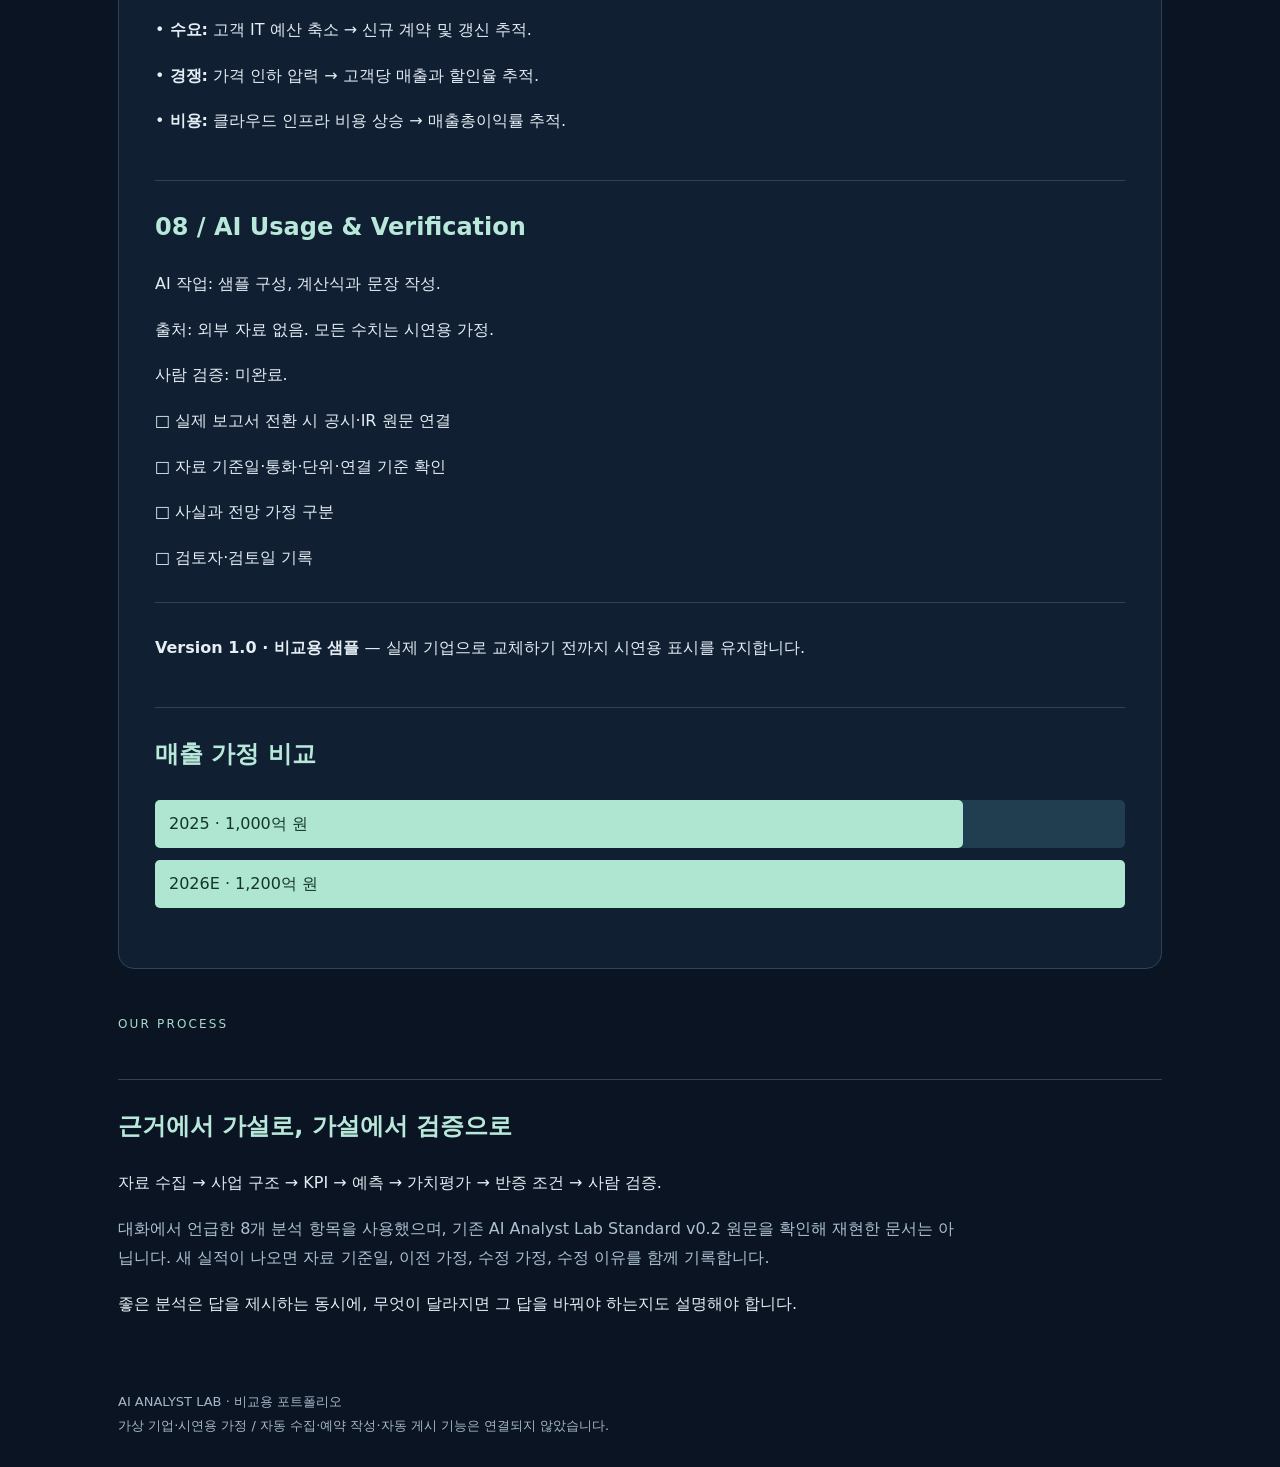
<file: samples/hanbit-cloud.html>
<!doctype html><html lang="ko"><head><meta charset="utf-8"><meta name="viewport" content="width=device-width,initial-scale=1"><title>AI Analyst Lab — Research Portfolio</title><style>
:root{color-scheme:dark}*{box-sizing:border-box}html{scroll-behavior:smooth}body{margin:0;background:#0a1422;color:#e5edf5;font:16px/1.85 system-ui,-apple-system,sans-serif}a{color:inherit;text-underline-offset:5px}header,main,footer{max-width:1100px;margin:auto;padding:28px}header{display:flex;justify-content:space-between;gap:24px;flex-wrap:wrap;border-bottom:1px solid #293b50}nav{display:flex;gap:22px;flex-wrap:wrap}h1{font-size:clamp(32px,5vw,54px);line-height:1.25;letter-spacing:-.04em}h2{font-size:24px;margin-top:44px;padding-top:24px;border-top:1px solid #304356;color:#b8e8da}h3{font-size:32px;margin:4px 0;color:#b8e8da}p{max-width:850px}small,.muted{color:#adc1d2}.hero{padding:65px 0}.hero h1{font-size:clamp(40px,7vw,76px);margin:18px 0}.eyebrow{color:#a8dcca;letter-spacing:.18em;font-size:12px}.pill{display:inline-block;border:1px solid #597687;border-radius:20px;padding:4px 14px;font-size:13px}article{background:#101f31;padding:36px;border:1px solid #304356;border-radius:16px}aside{background:#26333b;padding:16px 20px;border-left:3px solid #d6c493;border-radius:4px}.stats{display:grid;grid-template-columns:repeat(3,1fr);gap:16px;margin:30px 0}.stat{padding:22px;background:#1a3045;border-radius:12px}.stat p{font-size:14px;margin:0}table{width:100%;border-collapse:collapse;margin:22px 0}td{padding:14px 10px;border-bottom:1px solid #34485a}tr:first-child{color:#a9c8d9;background:#1a3045;font-weight:bold}hr{border:0;border-top:1px solid #304356;margin:30px 0}details{padding:18px;background:#172d41;border-radius:8px}summary{cursor:pointer}.chart{display:grid;gap:12px;margin:24px 0}.track{background:#213e51;border-radius:5px}.track span{display:block;padding:9px 14px;background:#aee6d1;color:#14362b;border-radius:5px;white-space:nowrap}footer{color:#a5b7c9;font-size:13px}section{margin-top:44px}@media(max-width:650px){header,main,footer{padding:18px}.stats{grid-template-columns:1fr;gap:10px}article{padding:20px}td{padding:10px 5px;font-size:13px}.hero{padding:35px 0}h3{font-size:28px}}@media print{body,article{background:white;color:#222}header nav{display:none}h2,h3{color:#222}}
</style></head><body><header><b>◈ AI Analyst Lab</b><nav><a href="#research">Research</a><a href="#method">Methodology</a><a href="https://app.notion.com/p/3ed365db600d81509982d400313a8ce9">Notion 버전 ↗</a></nav></header><main><div class="hero"><div class="eyebrow">INDEPENDENT RESEARCH / AI × FINANCE</div><h1>숫자를 해석하고,<br>가설을 검증합니다.</h1><p class="muted">AI가 자료 정리와 분석 초안을 돕고,<br>사람이 근거와 가정을 검증하는 개인 리서치 프로젝트.</p><span class="pill">SAMPLE 01 · 2026.10.03</span></div><article id="research"><div class="eyebrow">COMPANY RESEARCH</div><h1>한빛클라우드</h1><aside>
<strong>비교용 데모</strong> · 가상 기업과 시연용 가정입니다. 실제 실적·투자 의견이 아닙니다.
</aside>
<p>기업용 SaaS · 2026.10.03 · Sample 01</p>
<h1>반복 매출의 성장이 수익성 개선으로 이어질까?</h1>
<div class="stats">
<div class="stat">
<h3>1,200억 원</h3>
<p>2026E 매출 · 전년 가정 대비 +20%</p>
</div>
<div class="stat">
<h3>180억 원</h3>
<p>2026E 영업이익 · 이익률 15%</p>
</div>
<div class="stat">
<h3>112%</h3>
<p>순매출유지율 가정</p>
</div>
</div>
<hr>

<h2>01 / Executive Summary</h2>
<p>기존 고객의 추가 구매와 비용 증가율 둔화를 가정하면, 2026년 매출은 20%, 영업이익은 50% 증가합니다. 성장률보다 <strong>순매출유지율과 영업이익률의 동반 개선</strong>을 추적합니다.</p>
<h2>02 / Business Model</h2>
<p>기업용 업무 소프트웨어를 구독 방식으로 제공합니다. 매출 구성은 구독 80%, 구축·지원 20%로 가정합니다.</p>
<h2>03 / KPI</h2>
<p>순매출유지율(NRR)은 112%로 가정합니다. 신규 고객을 제외한 기존 고객군의 매출이 12% 증가한다는 뜻입니다. 신규 고객 수와 고객 획득 비용 회수기간을 함께 확인해야 합니다.</p>
<h2>04 / Forecast</h2>
<p>단위: 억 원. 2025년 기준값과 2026E 전망 모두 가상 수치입니다.</p>
<table>
<tr><td>지표</td><td>2025 가정</td><td>2026E 가정</td></tr>
<tr><td>매출</td><td>1,000</td><td>1,200</td></tr>
<tr><td>영업이익</td><td>120</td><td>180</td></tr>
<tr><td>영업이익률</td><td>12%</td><td>15%</td></tr>
</table>
<details>
<summary>계산 근거 펼치기</summary>
<p>매출: 1,000 × 1.20 = 1,200억 원</p>
<p>영업이익: 1,200 × 15% = 180억 원</p>
<p>영업이익 증가율: 180 ÷ 120 − 1 = 50%</p>
</details>
<h2>05 / Thesis</h2>
<p>기존 고객의 추가 구매가 성장을 지탱하고, 매출 증가로 고정비 부담이 낮아진다는 가설입니다.</p>
<strong>반증 조건:</strong> NRR이 100% 아래로 떨어지거나 영업이익률이 개선되지 않는 경우.
<h2>06 / Valuation</h2>
<p>기업가치(EV) = 매출 × EV/Sales 배수.</p>
<table>
<tr><td>시나리오</td><td>매출 가정</td><td>배수 가정</td><td>EV</td></tr>
<tr><td>Bear</td><td>1,100억</td><td>2배</td><td>2,200억</td></tr>
<tr><td>Base</td><td>1,200억</td><td>3배</td><td>3,600억</td></tr>
<tr><td>Bull</td><td>1,300억</td><td>4배</td><td>5,200억</td></tr>
</table>
<p>배수는 설명용 임의 가정이며 동종기업 조사에서 도출한 값이 아닙니다. EV는 주주가치와 다르며, 순차입금과 주식 수가 없어 목표주가는 산출하지 않습니다.</p>
<h2>07 / Risks</h2>
<p>• <strong>수요:</strong> 고객 IT 예산 축소 → 신규 계약 및 갱신 추적.</p>
<p>• <strong>경쟁:</strong> 가격 인하 압력 → 고객당 매출과 할인율 추적.</p>
<p>• <strong>비용:</strong> 클라우드 인프라 비용 상승 → 매출총이익률 추적.</p>
<h2>08 / AI Usage & Verification</h2>
<p>AI 작업: 샘플 구성, 계산식과 문장 작성.</p>
<p>출처: 외부 자료 없음. 모든 수치는 시연용 가정.</p>
<p>사람 검증: 미완료.</p>
<p>□ 실제 보고서 전환 시 공시·IR 원문 연결</p>
<p>□ 자료 기준일·통화·단위·연결 기준 확인</p>
<p>□ 사실과 전망 가정 구분</p>
<p>□ 검토자·검토일 기록</p>
<hr>
<strong>Version 1.0 · 비교용 샘플</strong> — 실제 기업으로 교체하기 전까지 시연용 표시를 유지합니다.<h2>매출 가정 비교</h2><div class="chart" aria-label="2025년 매출 1000억 원, 2026년 매출 1200억 원 가정"><div class="track"><span style="width:83.33%">2025 · 1,000억 원</span></div><div class="track"><span style="width:100%">2026E · 1,200억 원</span></div></div></article><section id="method"><div class="eyebrow">OUR PROCESS</div><h2>근거에서 가설로, 가설에서 검증으로</h2><p>자료 수집 → 사업 구조 → KPI → 예측 → 가치평가 → 반증 조건 → 사람 검증.</p><p class="muted">대화에서 언급한 8개 분석 항목을 사용했으며, 기존 AI Analyst Lab Standard v0.2 원문을 확인해 재현한 문서는 아닙니다. 새 실적이 나오면 자료 기준일, 이전 가정, 수정 가정, 수정 이유를 함께 기록합니다.</p><p>좋은 분석은 답을 제시하는 동시에, 무엇이 달라지면 그 답을 바꿔야 하는지도 설명해야 합니다.</p></section></main><footer>AI ANALYST LAB · 비교용 포트폴리오<br>가상 기업·시연용 가정 / 자동 수집·예약 작성·자동 게시 기능은 연결되지 않았습니다.</footer></body></html>
</file>
<file: assets/site.css>
:root{color-scheme:dark;--bg:#0a1422;--panel:#112236;--line:#2b4359;--ink:#e8f0f7;--muted:#a8bdce;--green:#b0e6d0;--gold:#e4c69b}*{box-sizing:border-box}html{scroll-behavior:smooth;scroll-padding-top:24px}body{margin:0;background:var(--bg);color:var(--ink);font:16px/1.85 system-ui,-apple-system,"Segoe UI",sans-serif}a{color:var(--green);text-underline-offset:5px}a:hover{color:white}a:focus-visible,summary:focus-visible{outline:3px solid var(--gold);outline-offset:5px}.skip{position:absolute;left:12px;top:-70px;background:white;color:black;padding:8px}.skip:focus{top:10px}header,main,footer{max-width:1140px;margin:auto;padding:28px}header{display:flex;justify-content:space-between;gap:20px;align-items:center;border-bottom:1px solid var(--line);flex-wrap:wrap}.brand{font-weight:750;color:var(--ink);text-decoration:none;letter-spacing:.02em}nav{display:flex;gap:24px;flex-wrap:wrap;font-size:14px}h1,h2,h3{line-height:1.35}h1{font-size:clamp(34px,5.5vw,62px);letter-spacing:-.045em;margin:20px 0}h2{font-size:27px;padding-top:22px;margin-top:48px;border-top:1px solid var(--line)}h3{font-size:20px;margin-top:30px}p{max-width:900px}.hero{padding:46px 0 32px}.eyebrow{font-size:12px;letter-spacing:.18em;color:var(--green)}.muted,small{color:var(--muted)}.tag{display:inline-block;border:1px solid #567267;border-radius:22px;padding:4px 13px;font-size:12px;color:var(--green);margin-right:8px}.notice{border-left:3px solid var(--gold);background:#273238;padding:16px 20px;border-radius:4px}.stats{display:grid;grid-template-columns:repeat(3,1fr);gap:16px;margin:26px 0}.stat{background:var(--panel);padding:24px;border:1px solid var(--line);border-radius:14px}.stat strong{display:block;font-size:36px;color:var(--green);line-height:1.5}.stat small{display:block}.layout{display:grid;grid-template-columns:190px minmax(0,1fr);gap:30px}.toc{position:sticky;top:24px;align-self:start;display:grid;gap:10px;font-size:13px}.toc a{color:var(--muted);text-decoration:none}.toc a:hover{color:var(--green)}article,.panel{background:var(--panel);border:1px solid var(--line);border-radius:16px;padding:32px;min-width:0}article>h1{font-size:28px}article>h2:first-of-type{margin-top:24px}.table-wrap{overflow-x:auto;margin:24px 0}table{width:100%;border-collapse:collapse;font-size:14px;white-space:normal}th,td{padding:12px 10px;border-bottom:1px solid var(--line);text-align:left;vertical-align:top}th{background:#1c354a;color:var(--green)}td:not(:first-child){font-variant-numeric:tabular-nums}li{margin:8px 0}code{background:#1c354a;padding:2px 5px;border-radius:3px}.report-card{display:block;text-decoration:none;color:var(--ink);background:var(--panel);border:1px solid var(--line);padding:28px;border-radius:14px;margin:20px 0}.report-card:hover{border-color:var(--green);color:var(--ink)}.report-card h2{margin:14px 0;padding:0;border:0}.card-row{display:flex;gap:20px;justify-content:space-between;align-items:center;flex-wrap:wrap}.arrow{font-size:32px;color:var(--green)}.chart{padding:24px;border:1px solid var(--line);border-radius:14px;margin:24px 0;background:#0e1c2b}.chart-row{display:grid;grid-template-columns:55px 1fr 70px;align-items:center;gap:12px;margin:14px 0;font-size:13px}.track{background:#263e51;height:22px;border-radius:4px}.fill{background:var(--green);height:100%;border-radius:4px}.key{font-size:13px;color:var(--muted)}details{background:#142b40;border:1px solid var(--line);border-radius:8px;padding:16px;margin:18px 0}summary{cursor:pointer}footer{font-size:13px;color:var(--muted);border-top:1px solid var(--line);margin-top:48px}.actions{display:flex;gap:18px;flex-wrap:wrap;margin:22px 0}.button{padding:9px 16px;border:1px solid var(--green);border-radius:7px;text-decoration:none}.button.primary{background:var(--green);color:#12382d}hr{border:0;border-top:1px solid var(--line);margin:30px 0}@media(max-width:800px){.layout{grid-template-columns:1fr}.toc{position:static;display:flex;flex-wrap:wrap;gap:12px;border-bottom:1px solid var(--line);padding-bottom:20px}.stats{gap:10px}.stat{padding:16px}.stat strong{font-size:28px}}@media(max-width:550px){header,main,footer{padding:18px}.stats{grid-template-columns:1fr}.stat{padding:18px}.hero{padding:28px 0}article,.panel{padding:20px}h2{font-size:23px}table{min-width:440px}nav{gap:16px}.chart-row{grid-template-columns:42px 1fr 60px;gap:8px}article>h1{font-size:24px}}@media print{:root{color-scheme:light}body{background:#fff;color:#222}.toc,header nav,.actions{display:none}.layout{display:block}article,.panel,.stat,.chart{background:#fff;color:#222;border-color:#ddd}h2{break-after:avoid}.stat strong,a,th{color:#164c3d}table,figure{break-inside:avoid}.muted,small,footer{color:#555}.notice{background:#eee}.stats{grid-template-columns:repeat(3,1fr)}}
</file>
